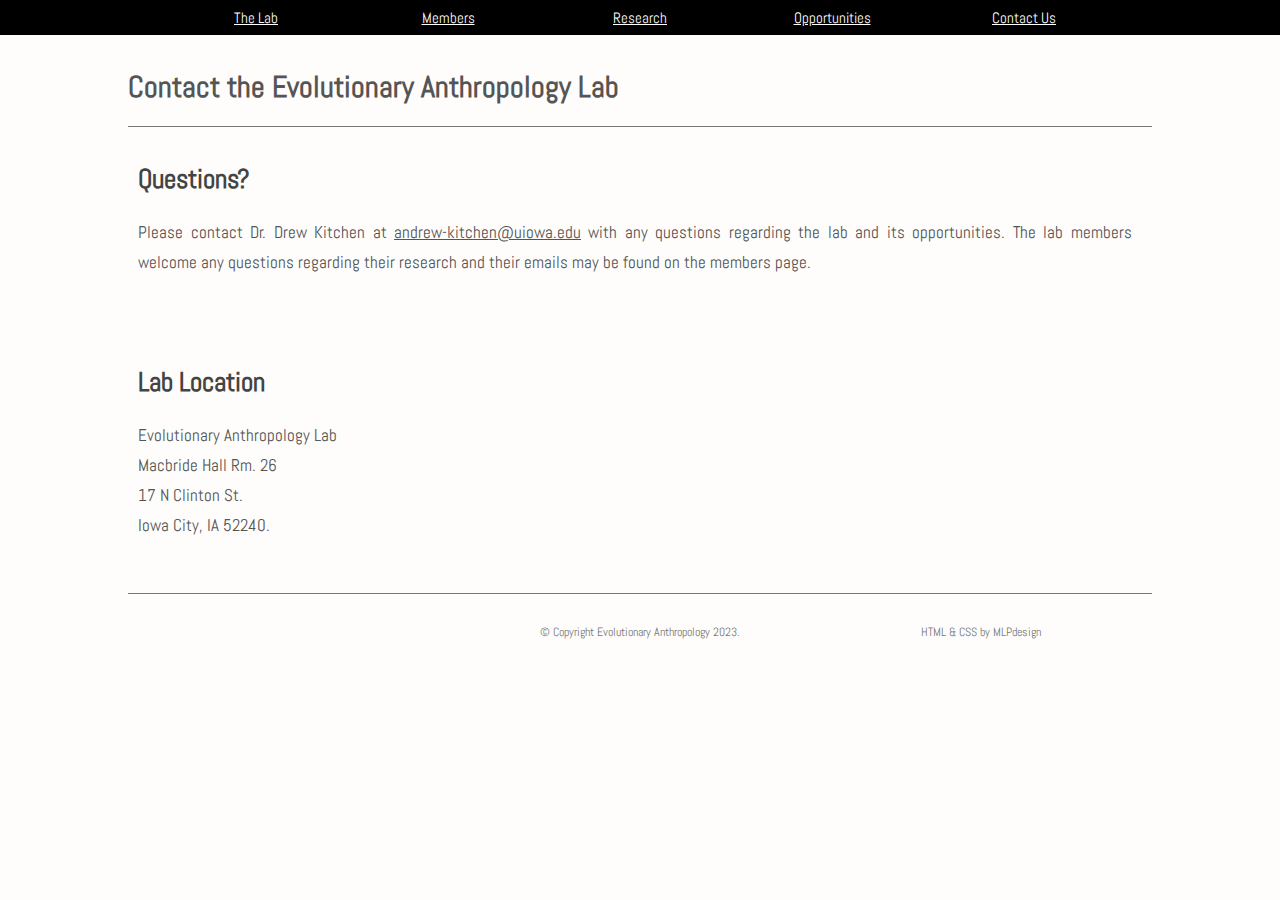
<file: contact_us.html>
<!DOCTYPE html>
<html lang="en">
<head>
<meta charset="utf-8">
<meta http-equiv="X-UA-Compatible" content="IE=edge">
<title>Evolutionary Anthropology Lab</title>
<meta name="viewport" content="width=device-width, initial-scale=1">
<meta name="Description" lang="en" content="open source html and css template">
<meta name="author" content="mlp design">
<meta name="robots" content="index, follow">
<link rel="stylesheet" href="styles.css">
<link rel="stylesheet" href="slidy.css">
</head>
<body>
<div id="menu">
<nav>
<input type="checkbox" id="show-menu" role="button">
<label for="show-menu" class="open"><span class="fa fa-bars"></span></label>
<label for="show-menu" class="close"><span class="fa fa-times"></span></label>
<ul id="topnav">  
<li><a href="the_lab.html">The Lab</a></li>
<li><a href="members.html">Members</a></li>
<li><a href="research.html">Research</a></li>
<li><a href="opportunities.html">Opportunities</a></li>
<li><a href="contact_us.html">Contact Us</a></li>

</ul>
</nav>
</div>
<div id="container">
<div id="pageheader">
<h1>Contact the Evolutionary Anthropology Lab</h1>
</div>


<div class="section">
<div class="pageitem">
<div class="col">
<h2>Questions?</h2> 
<p>Please contact Dr. Drew Kitchen at <a href="mailto:contact@example.com">andrew-kitchen@uiowa.edu</a> with any questions regarding the lab and its opportunities. The lab members welcome any questions regarding their research and their emails may be found on the members page.</p>
</div>
</div>
</div>


<div class="section2">
<div class="pageitem">
<div class="col">
<h2>Lab Location</h2> 
<p>Evolutionary Anthropology Lab<br>Macbride Hall Rm. 26<br>17 N Clinton St.<br>Iowa City, IA 52240.</p>
</div>
</div>
</div>

<!-- footer items go here
<div class="section">
<div id="footer">

</div>
</div>
-->

<div class="section">
<div id="credits">
    <div class="col"></div>
    <div class="col"><p>© Copyright Evolutionary Anthropology 2023.</p></div>

<!-- This part has to be kept intact under the CC-NC Licence -->
    <div class="col"><p><a href="http://mlpdesign.net">HTML & CSS</a> by MLPdesign</p></div>
<!-- CC-NC Licence credit ends here -->

</div>
</div>

</div>
</body>
</html>
</file>
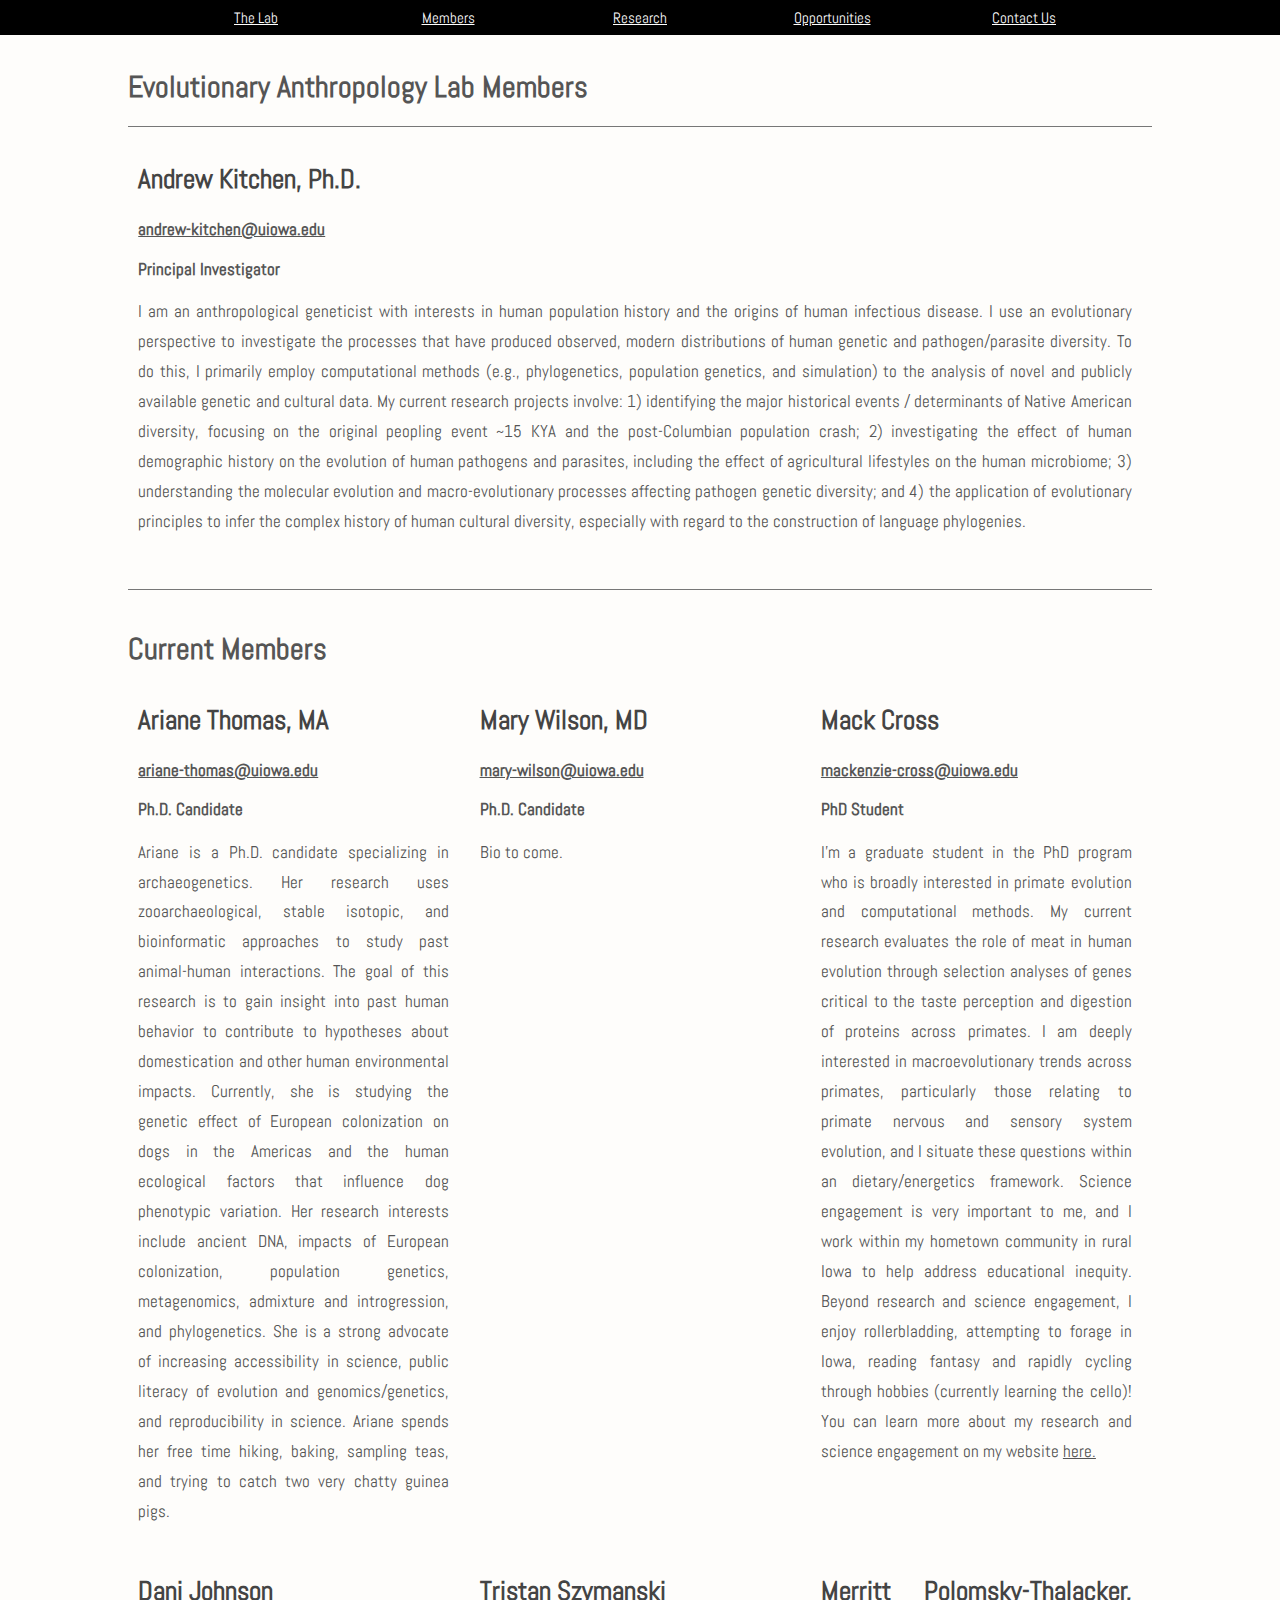
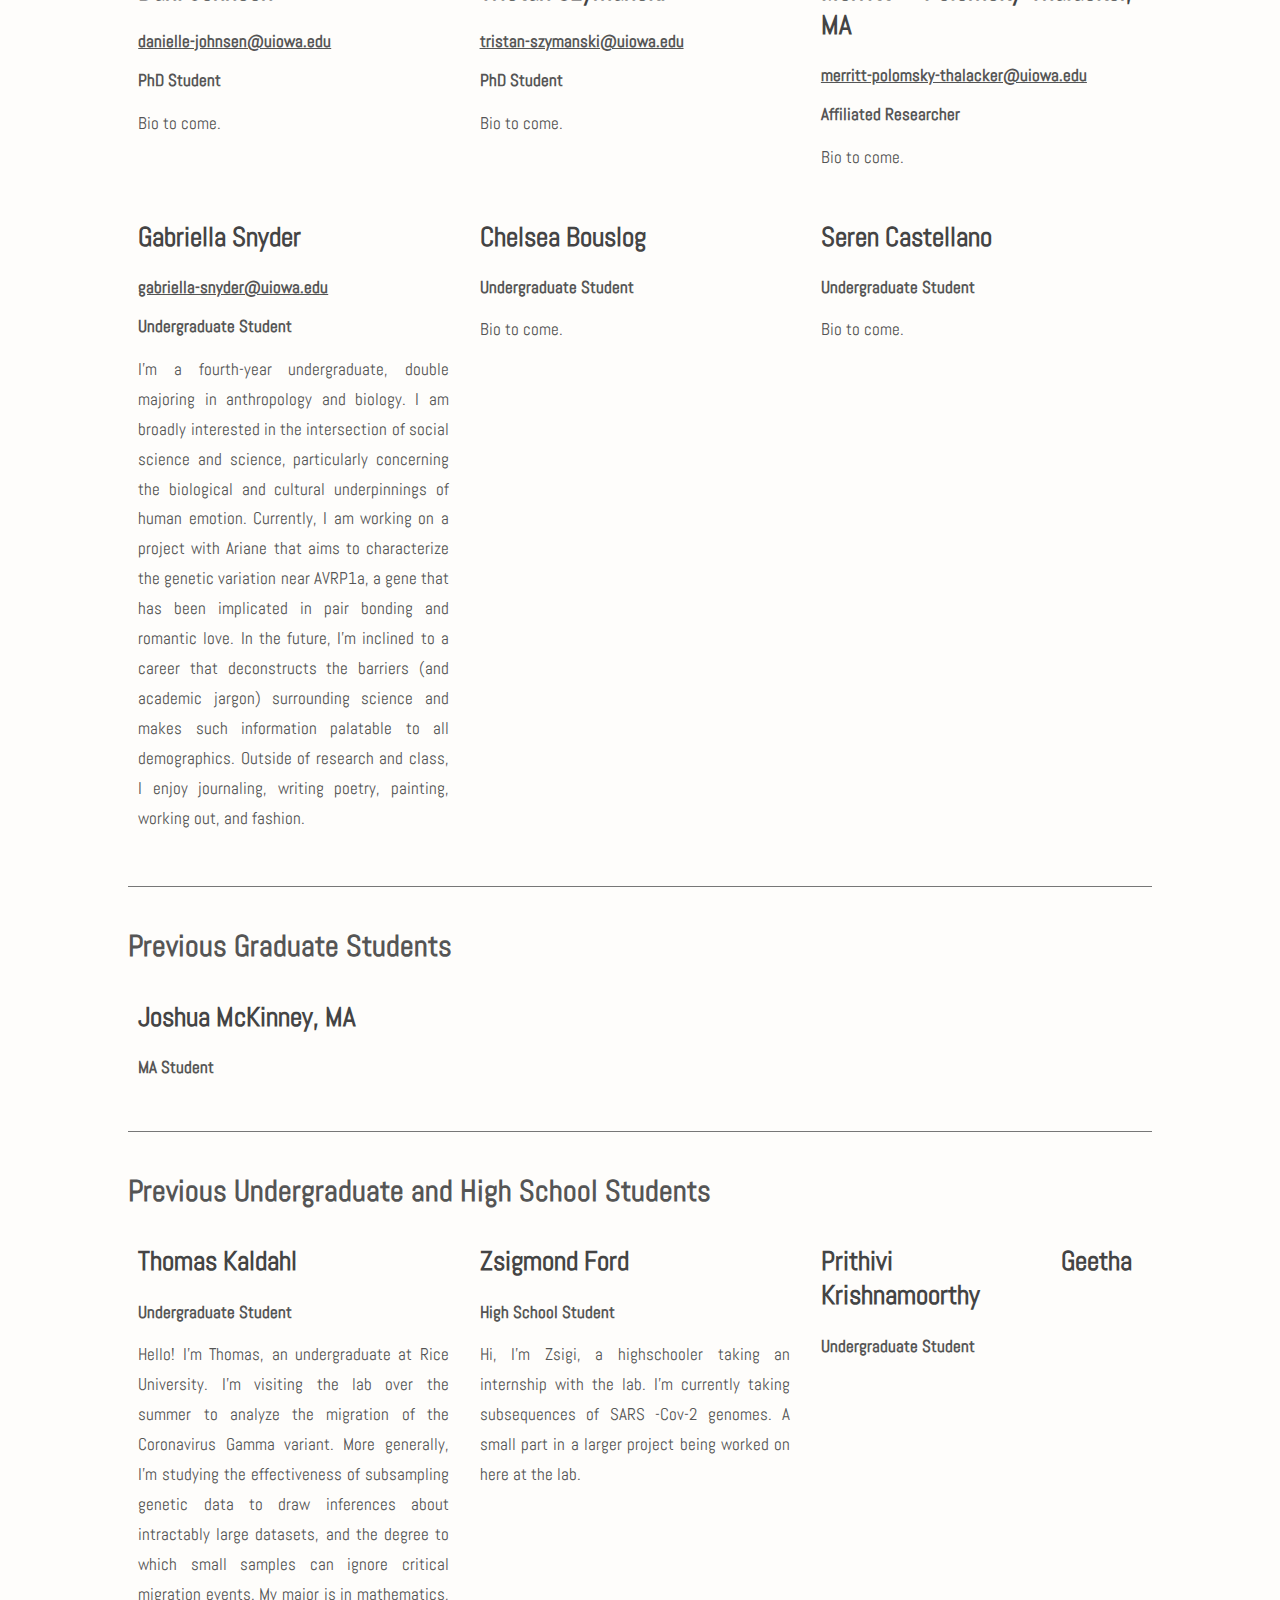
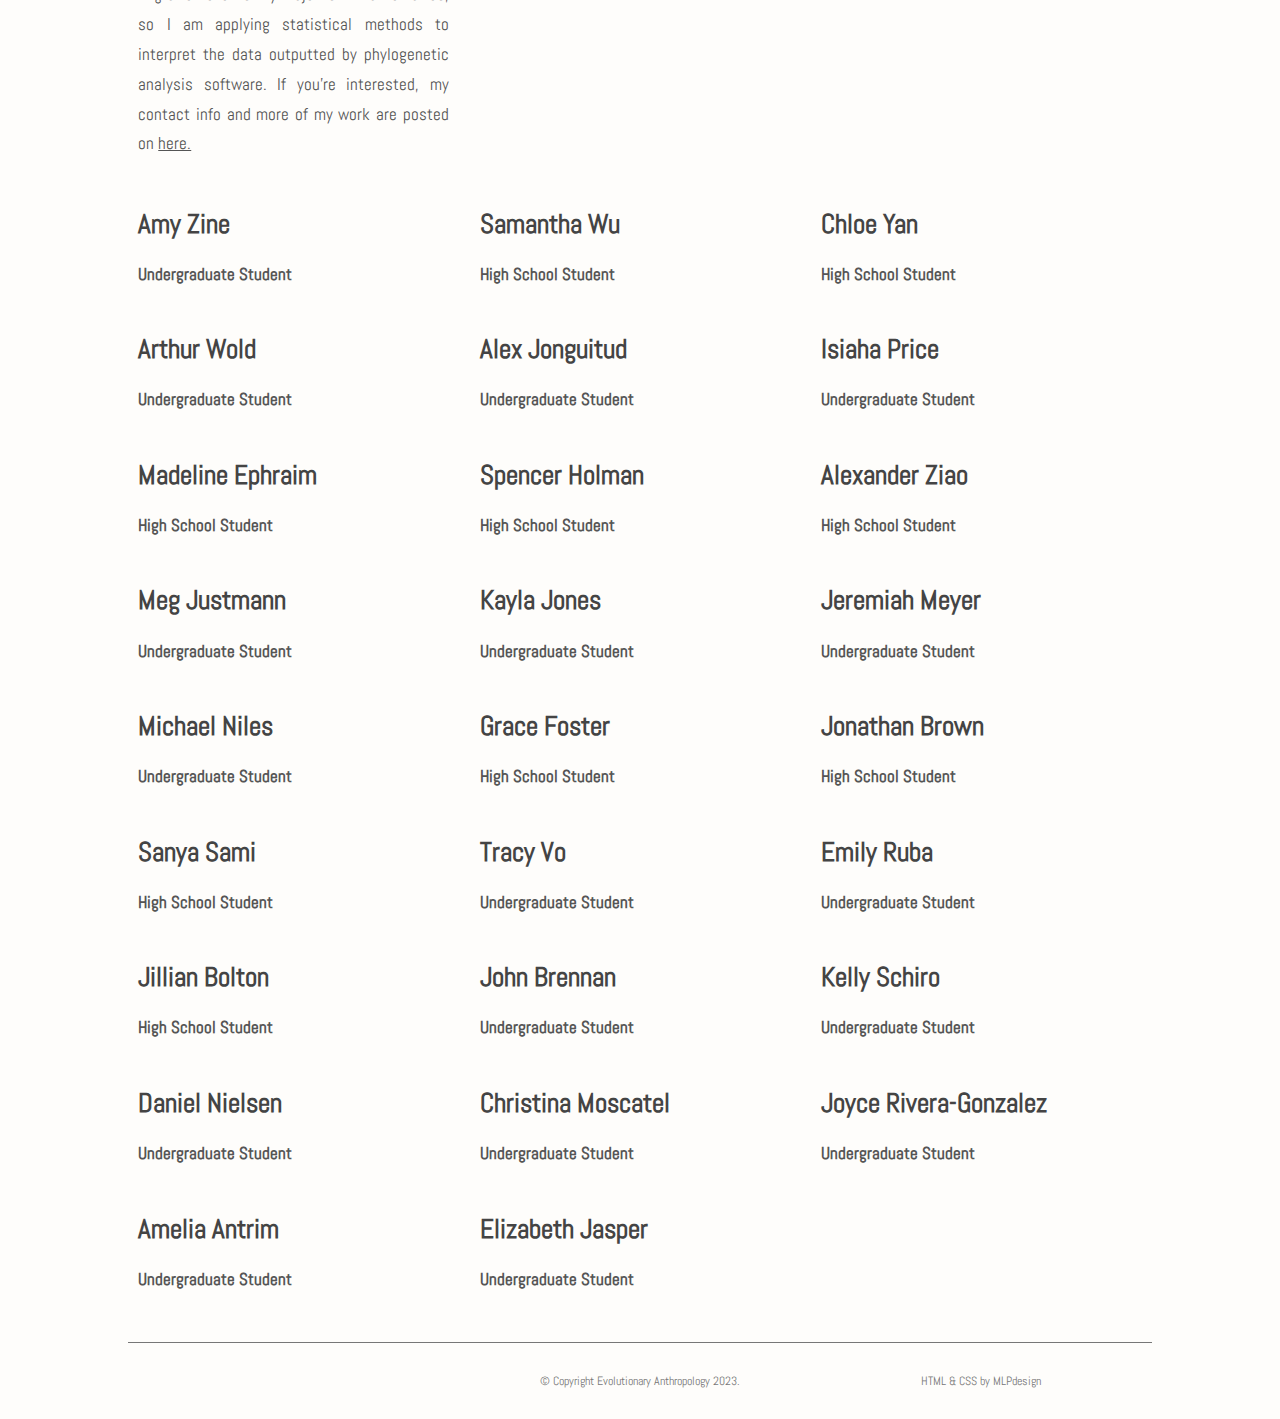
<file: members.html>
<!DOCTYPE html>
<html lang="en">
<head>
<meta charset="utf-8">
<meta http-equiv="X-UA-Compatible" content="IE=edge">
<title>Evolutionary Anthropology Lab</title>
<meta name="viewport" content="width=device-width, initial-scale=1">
<meta name="Description" lang="en" content="open source html and css template">
<meta name="author" content="mlp design">
<meta name="robots" content="index, follow">
<link rel="stylesheet" href="styles.css">
<link rel="stylesheet" href="slidy.css">
</head>
<body>
<div id="menu">
<nav>
<input type="checkbox" id="show-menu" role="button">
<label for="show-menu" class="open"><span class="fa fa-bars"></span></label>
<label for="show-menu" class="close"><span class="fa fa-times"></span></label>
<ul id="topnav">  
<li><a href="index.html">The Lab</a></li>
<li><a href="members.html">Members</a></li>
<li><a href="research.html">Research</a></li>
<li><a href="opportunities.html">Opportunities</a></li>
<li><a href="contact_us.html">Contact Us</a></li>

</ul>
</nav>
</div>
<div id="container">
<div id="pageheader">
<h1>Evolutionary Anthropology Lab Members</h1>
</div>


<div class="section">
<div class="pageitem">
<div class="col">
<h2>Andrew Kitchen, Ph.D.</h2>
<h3><a href="mailto:contact@example.com">andrew-kitchen@uiowa.edu</a></h3>
<h3>Principal Investigator</h3>
<p>I am an anthropological geneticist with interests in human population history and the origins of human infectious disease. I use an evolutionary perspective to investigate the processes that have produced observed, modern distributions of human genetic and pathogen/parasite diversity. To do this, I primarily employ computational methods (e.g., phylogenetics, population genetics, and simulation) to the analysis of novel and publicly available genetic and cultural data. My current research projects involve: 1) identifying the major historical events / determinants of Native American diversity, focusing on the original peopling event ~15 KYA and the post-Columbian population crash; 2) investigating the effect of human demographic history on the evolution of human pathogens and parasites, including the effect of agricultural lifestyles on the human microbiome; 3) understanding the molecular evolution and macro-evolutionary processes affecting pathogen genetic diversity; and 4) the application of evolutionary principles to infer the complex history of human cultural diversity, especially with regard to the construction of language phylogenies.</p>
</div>
</div>
</div>

<!-- START Current Biographies -->
<div class="section">
<h1>Current Members</h1>

<div class="pageitem">
<div class="col">
<h2>Ariane Thomas, MA</h2>
<h3><a href="mailto:contact@example.com">ariane-thomas@uiowa.edu</a></h3>
<h3>Ph.D. Candidate</h3>
<p>Ariane is a Ph.D. candidate specializing in archaeogenetics. Her research uses zooarchaeological, stable isotopic, and bioinformatic approaches to study past animal-human interactions. The goal of this research is to gain insight into past human behavior to contribute to hypotheses about domestication and other human environmental impacts. Currently, she is studying the genetic effect of European colonization on dogs in the Americas and the human ecological factors that influence dog phenotypic variation. Her research interests include ancient DNA, impacts of European colonization, population genetics, metagenomics, admixture and introgression, and phylogenetics. She is a strong advocate of increasing accessibility in science, public literacy of evolution and genomics/genetics, and reproducibility in science. Ariane spends her free time hiking, baking, sampling teas, and trying to catch two very chatty guinea pigs.</p>
</div>
<div class="col">
<h2>Mary Wilson, MD</h2>
<h3><a href="mailto:contact@example.com">mary-wilson@uiowa.edu</a></h3>
<h3>Ph.D. Candidate</h3>
<p>Bio to come.</p>
</div>
<div class="col">
<h2>Mack Cross</h2>
<h3><a href="mailto:contact@example.com">mackenzie-cross@uiowa.edu</a></h3>
<h3>PhD Student</h3>
<p>I'm a graduate student in the PhD program who is broadly interested in primate evolution and computational methods. My current research evaluates the role of meat in human evolution through selection analyses of genes critical to the taste perception and digestion of proteins across primates. I am deeply interested in macroevolutionary trends across primates, particularly those relating to primate nervous and sensory system evolution, and I situate these questions within an dietary/energetics framework.  Science engagement is very important to me, and I work within my hometown community in rural Iowa to help address educational inequity. Beyond research and science engagement, I enjoy rollerbladding, attempting to forage in Iowa, reading fantasy and rapidly cycling through hobbies (currently learning the cello)! You can learn more about my research and science engagement on my website <a href="https://mackcross.github.io" target="_blank">here.</a></p>
</div>
</div>

<div class="pageitem">
<div class="col">
<h2>Dani Johnson</h2>
<h3><a href="mailto:contact@example.com">danielle-johnsen@uiowa.edu</a></h3>
<h3>PhD Student</h3>
<p>Bio to come.</p>
</div>
<div class="col">
<h2>Tristan Szymanski</h2>
<h3><a href="mailto:contact@example.com">tristan-szymanski@uiowa.edu</a></h3>
<h3>PhD Student</h3>
<p>Bio to come.</p>
</div>
<div class="col">
<h2>Merritt Polomsky-Thalacker, MA</h2>
<h3><a href="mailto:contact@example.com">merritt-polomsky-thalacker@uiowa.edu</a></h3>
<h3>Affiliated Researcher</h3>
<p>Bio to come.</p>
</div>
</div>

<div class="pageitem">
<div class="col">
<h2>Gabriella Snyder</h2>
<h3><a href="mailto:contact@example.com">gabriella-snyder@uiowa.edu</a></h3>
<h3>Undergraduate Student</h3>
<p>I’m a fourth-year undergraduate, double majoring in anthropology and biology. I am broadly interested in the intersection of social science and science, particularly concerning the biological and cultural underpinnings of human emotion. Currently, I am working on a project with Ariane that aims to characterize the genetic variation near AVRP1a, a gene that has been implicated in pair bonding and romantic love. In the future, I’m inclined to a career that deconstructs the barriers (and academic jargon) surrounding science and makes such information palatable to all demographics. Outside of research and class, I enjoy journaling, writing poetry, painting, working out, and fashion.</p>
</div>
<div class="col">
<h2>Chelsea Bouslog</h2>
<h3>Undergraduate Student</h3>
<p>Bio to come.</p>
</div>
<div class="col">
<h2>Seren Castellano</h2>
<h3>Undergraduate Student</h3>
<p>Bio to come.</p>
</div>
</div>

</div>
<!-- STOP Current Biographies -->

<!-- START Graduate Biographies -->
<div class="section">
<h1>Previous Graduate Students</h1>

<div class="pageitem">
<div class="col">
<h2>Joshua McKinney, MA</h2>
<h3>MA Student</h3>
</div>
<div class="col">
</div>
<div class="col">
</div>
</div>

</div>
<!-- STOP Graduate Biographies -->


<!-- START Undergraduate Biographies -->
<div class="section">
<h1>Previous Undergraduate and High School Students</h1>

<div class="pageitem">
<div class="col">
<h2>Thomas Kaldahl</h2>
<h3>Undergraduate Student</h3>
<p>Hello! I'm Thomas, an undergraduate at Rice University. I'm visiting the lab
over the summer to analyze the migration of the Coronavirus Gamma variant. More
generally, I'm studying the effectiveness of subsampling genetic data to draw
inferences about intractably large datasets, and the degree to which small
samples can ignore critical migration events. My major is in mathematics, so I
am applying statistical methods to interpret the data outputted by phylogenetic
analysis software. If you're interested, my contact info and more of my work
are posted on <a href="https://thomaskaldahl.com" target="_blank">here.</a></p>
</div>
<div class="col">
<h2>Zsigmond Ford</h2>
<h3>High School Student</h3>
<p>Hi, I'm Zsigi, a highschooler taking an internship with the lab. I'm currently taking subsequences of SARS -Cov-2 genomes. A small part in a larger project being worked on here at the lab.</p>
</div>
<div class="col">
<h2>Prithivi Geetha Krishnamoorthy</h2>
<h3>Undergraduate Student</h3>
</div>
</div>

<div class="pageitem">
<div class="col">
<h2>Amy Zine</h2>
<h3>Undergraduate Student</h3>
</div>
<div class="col">
<h2>Samantha Wu</h2>
<h3>High School Student</h3>
</div>
<div class="col">
<h2>Chloe Yan</h2>
<h3>High School Student</h3>
</div>
</div>

<div class="pageitem">
<div class="col">
<h2>Arthur Wold</h2>
<h3>Undergraduate Student</h3>
</div>
<div class="col">
<h2>Alex Jonguitud</h2>
<h3>Undergraduate Student</h3>
</div>
<div class="col">
<h2>Isiaha Price</h2>
<h3>Undergraduate Student</h3>
</div>
</div>

<div class="pageitem">
<div class="col">
<h2>Madeline Ephraim</h2>
<h3>High School Student</h3>
</div>
<div class="col">
<h2>Spencer Holman</h2>
<h3>High School Student</h3>
</div>
<div class="col">
<h2>Alexander Ziao</h2>
<h3>High School Student</h3>
</div>
</div>

<div class="pageitem">
<div class="col">
<h2>Meg Justmann</h2>
<h3>Undergraduate Student</h3>
</div>
<div class="col">
<h2>Kayla Jones</h2>
<h3>Undergraduate Student</h3>
</div>
<div class="col">
<h2>Jeremiah Meyer</h2>
<h3>Undergraduate Student</h3>
</div>
</div>

<div class="pageitem">
<div class="col">
<h2>Michael Niles</h2>
<h3>Undergraduate Student</h3>
</div>
<div class="col">
<h2>Grace Foster</h2>
<h3>High School Student</h3>
</div>
<div class="col">
<h2>Jonathan Brown</h2>
<h3>High School Student</h3>
</div>
</div>

<div class="pageitem">
<div class="col">
<h2>Sanya Sami</h2>
<h3>High School Student</h3>
</div>
<div class="col">
<h2>Tracy Vo</h2>
<h3>Undergraduate Student</h3>
</div>
<div class="col">
<h2>Emily Ruba</h2>
<h3>Undergraduate Student</h3>
</div>
</div>

<div class="pageitem">
<div class="col">
<h2>Jillian Bolton</h2>
<h3>High School Student</h3>
</div>
<div class="col">
<h2>John Brennan</h2>
<h3>Undergraduate Student</h3>
</div>
<div class="col">
<h2>Kelly Schiro</h2>
<h3>Undergraduate Student</h3>
</div>
</div>

<div class="pageitem">
<div class="col">
<h2>Daniel Nielsen</h2>
<h3>Undergraduate Student</h3>
</div>
<div class="col">
<h2>Christina Moscatel</h2>
<h3>Undergraduate Student</h3>
</div>
<div class="col">
<h2>Joyce Rivera-Gonzalez</h2>
<h3>Undergraduate Student</h3>
</div>
</div>

<div class="pageitem">
<div class="col">
<h2>Amelia Antrim</h2>
<h3>Undergraduate Student</h3>
</div>
<div class="col">
<h2>Elizabeth Jasper</h2>
<h3>Undergraduate Student</h3>
</div>
<div class="col">

</div>
</div>


</div>
<!-- STOP Undergraduate Biographies -->


<!-- footer items go here
<div class="section">
<div id="footer">

</div>
</div>
-->

<div class="section">
<div id="credits">
    <div class="col"></div>
    <div class="col"><p>© Copyright Evolutionary Anthropology 2023.</p></div>

<!-- This part has to be kept intact under the CC-NC Licence -->
    <div class="col"><p><a href="http://mlpdesign.net">HTML & CSS</a> by MLPdesign</p></div>
<!-- CC-NC Licence credit ends here -->

</div>
</div>

</div>
</body>
</html>
</file>
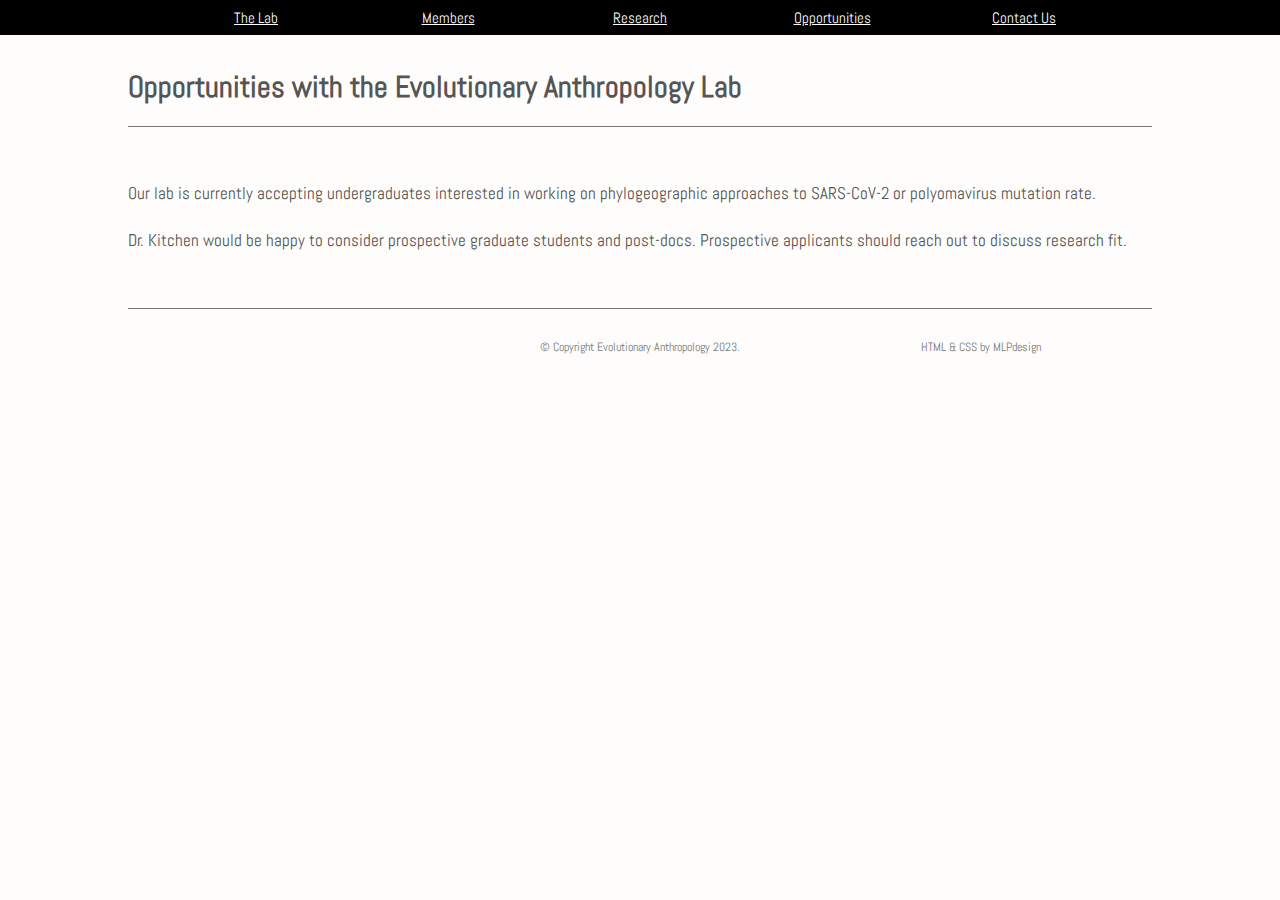
<file: opportunities.html>
<!DOCTYPE html>
<html lang="en">
<head>
<meta charset="utf-8">
<meta http-equiv="X-UA-Compatible" content="IE=edge">
<title>Evolutionary Anthropology Lab</title>
<meta name="viewport" content="width=device-width, initial-scale=1">
<meta name="Description" lang="en" content="open source html and css template">
<meta name="author" content="mlp design">
<meta name="robots" content="index, follow">
<link rel="stylesheet" href="styles.css">
<link rel="stylesheet" href="slidy.css">
</head>
<body>
<div id="menu">
<nav>
<input type="checkbox" id="show-menu" role="button">
<label for="show-menu" class="open"><span class="fa fa-bars"></span></label>
<label for="show-menu" class="close"><span class="fa fa-times"></span></label>
<ul id="topnav">  
<li><a href="index.html">The Lab</a></li>
<li><a href="members.html">Members</a></li>
<li><a href="research.html">Research</a></li>
<li><a href="opportunities.html">Opportunities</a></li>
<li><a href="contact_us.html">Contact Us</a></li>

</ul>
</nav>
</div>
<div id="container">
<div id="pageheader">
<h1>Opportunities with the Evolutionary Anthropology Lab</h1>
</div>


<div class="section">
<div class="pageitem">
<p>Our lab is currently accepting undergraduates interested in working on phylogeographic approaches to SARS-CoV-2 or polyomavirus mutation rate.</p>
<p>Dr. Kitchen would be happy to consider prospective graduate students and post-docs. Prospective applicants should reach out to discuss research fit.</p>
</div>
</div>



<!-- footer items go here
<div class="section">
<div id="footer">

</div>
</div>
-->

<div class="section">
<div id="credits">
    <div class="col"></div>
    <div class="col"><p>© Copyright Evolutionary Anthropology 2023.</p></div>

<!-- This part has to be kept intact under the CC-NC Licence -->
    <div class="col"><p><a href="http://mlpdesign.net">HTML & CSS</a> by MLPdesign</p></div>
<!-- CC-NC Licence credit ends here -->

</div>
</div>

</div>
</body>
</html>
</file>
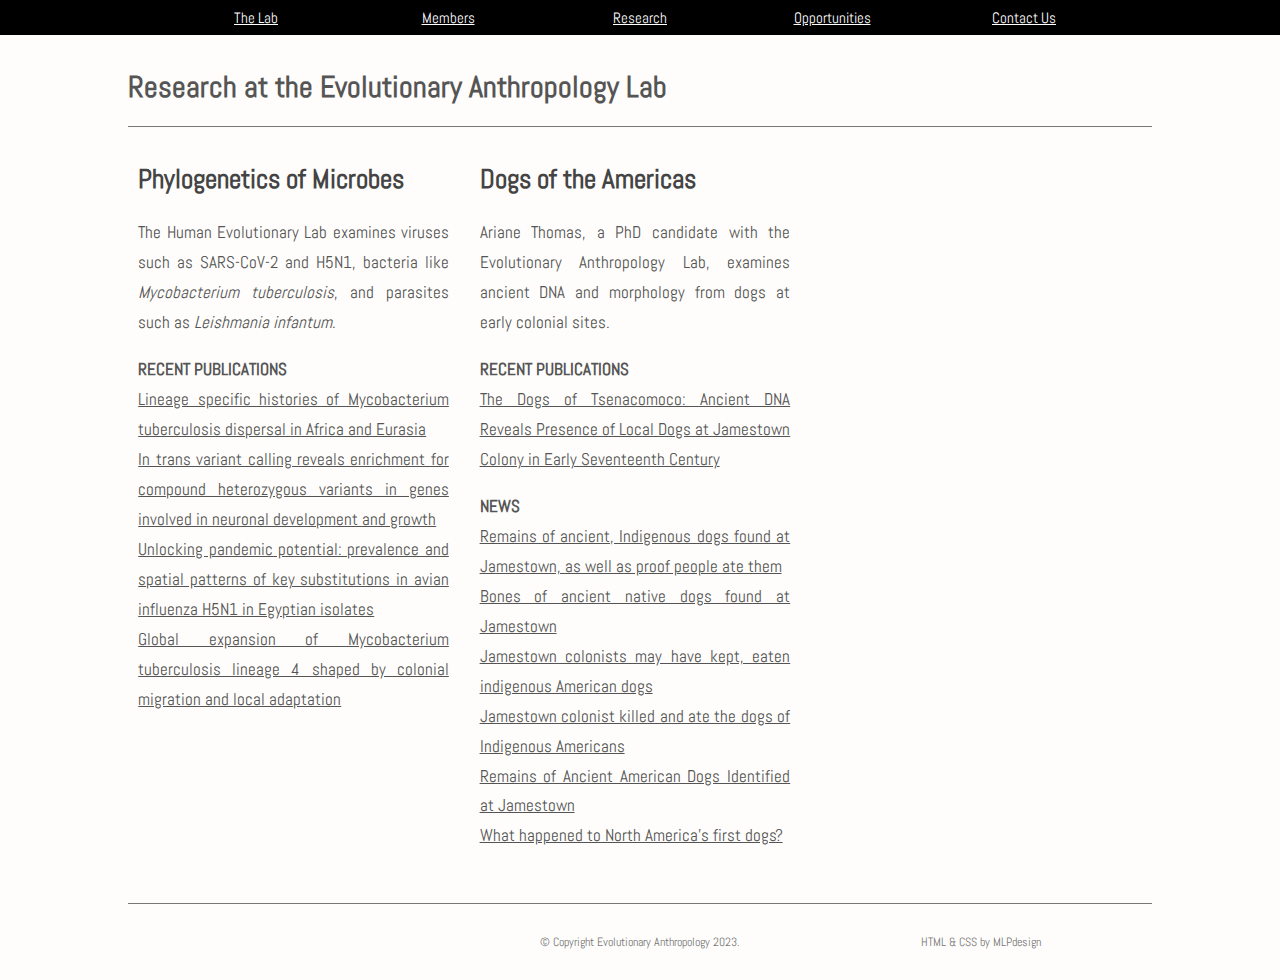
<file: research.html>
<!DOCTYPE html>
<html lang="en">
<head>
<meta charset="utf-8">
<meta http-equiv="X-UA-Compatible" content="IE=edge">
<title>Evolutionary Anthropology Lab</title>
<meta name="viewport" content="width=device-width, initial-scale=1">
<meta name="Description" lang="en" content="open source html and css template">
<meta name="author" content="mlp design">
<meta name="robots" content="index, follow">
<link rel="stylesheet" href="styles.css">
<link rel="stylesheet" href="slidy.css">
</head>
<body>
<div id="menu">
<nav>
<input type="checkbox" id="show-menu" role="button">
<label for="show-menu" class="open"><span class="fa fa-bars"></span></label>
<label for="show-menu" class="close"><span class="fa fa-times"></span></label>
<ul id="topnav">  
<li><a href="index.html">The Lab</a></li>
<li><a href="members.html">Members</a></li>
<li><a href="research.html">Research</a></li>
<li><a href="opportunities.html">Opportunities</a></li>
<li><a href="contact_us.html">Contact Us</a></li>

</ul>
</nav>
</div>
<div id="container">
<div id="pageheader">
<h1>Research at the Evolutionary Anthropology Lab</h1>
</div>

<!--
<div class="section">
<div class="pageitem">
<div class="col">
<p>We do great research while having a fun time.</p>
</div>
</div>
</div>
-->

<div class="section">
<div class="pageitem">
<div class="col">
<h2>Phylogenetics of Microbes</h2>
<p>The Human Evolutionary Lab examines viruses such as SARS-CoV-2 and H5N1, bacteria like <em>Mycobacterium tuberculosis</em>, and parasites such as <em>Leishmania infantum</em>.</p>
<p><strong>RECENT PUBLICATIONS</strong><br>

<a href="https://onlinelibrary.wiley.com/doi/full/10.1111/mec.15120" target="_blank">Lineage specific histories of Mycobacterium tuberculosis dispersal in Africa and Eurasia</a><br>

<a href="https://www.cambridge.org/core/journals/genetics-research/article/in-trans-variant-calling-reveals-enrichment-for-compound-heterozygous-variants-in-genes-involved-in-neuronal-development-and-growth/AB78EE13FC0367C7FE582870598387D7" target="_blank">In trans variant calling reveals enrichment for compound heterozygous variants in genes involved in neuronal development and growth</a><br>

<a href="https://link.springer.com/article/10.1186/s12879-018-3222-6" target="_blank">Unlocking pandemic potential: prevalence and spatial patterns of key substitutions in avian influenza H5N1 in Egyptian isolates</a><br>

<a href="https://www.science.org/doi/full/10.1126/sciadv.aat5869" target="_blank">Global expansion of Mycobacterium tuberculosis lineage 4 shaped by colonial migration and local adaptation</a><br></p>

</div>
<div class="col">
<h2>Dogs of the Americas</h2>
<p>Ariane Thomas, a PhD candidate with the Evolutionary Anthropology Lab, examines ancient DNA and morphology from dogs at early colonial sites. 
</p>
<p><strong>RECENT PUBLICATIONS</strong><br>
<a>The Dogs of Tsenacomoco: Ancient DNA Reveals Presence of Local Dogs at Jamestown Colony in Early Seventeenth Century</a>
</p>
<p><strong>NEWS</strong><br>
<a href="https://www.usatoday.com/story/news/nation/2023/01/04/jamestown-indigenous-dog-discovery/10982773002/" target="_blank">Remains of ancient, Indigenous dogs found at Jamestown, as well as proof people ate them</a><br>

<a href="https://www.washingtonpost.com/history/2022/12/29/dogs-native-jamestown-discovered/" target="_blank">Bones of ancient native dogs found at Jamestown</a><br>

<a href="https://www.science.org/content/article/jamestown-colonists-may-have-kept-eaten-indigenous-american-dogs#:~:text=“They%20were%20running%20low%20on,uncommon%20when%20times%20got%20tough." target="_blank">Jamestown colonists may have kept, eaten indigenous American dogs</a><br>

<a href="https://www.livescience.com/jamestown-colonists-ate-indigenous-dogs" target="_blank">Jamestown colonist killed and ate the dogs of Indigenous Americans</a><br>

<a href="https://www.archaeology.org/news/10441-220404-jamestown-ancient-dogs" target="_blank">Remains of Ancient American Dogs Identified at Jamestown</a><br>

<a href="https://www.press-citizen.com/restricted/?return=https%3A%2F%2Fwww.press-citizen.com%2Fstory%2Fnews%2Feducation%2Funiversity-of-iowa%2F2022%2F05%2F20%2Funiversity-of-iowa-student-researches-north-americas-first-dogs-jamestown-colony-virginia%2F9650603002%2Fs" target="_blank">What happened to North America's first dogs?</a><br>

</p>
</div>
<div class="col">
</div>
</div>
</div>

<!-- footer items go here
<div class="section">
<div id="footer">

</div>
</div>
-->

<div class="section">
<div id="credits">
    <div class="col"></div>
    <div class="col"><p>© Copyright Evolutionary Anthropology 2023.</p></div>

<!-- This part has to be kept intact under the CC-NC Licence -->
    <div class="col"><p><a href="http://mlpdesign.net">HTML & CSS</a> by MLPdesign</p></div>
<!-- CC-NC Licence credit ends here -->

</div>
</div>

</div>
</body>
</html>
</file>
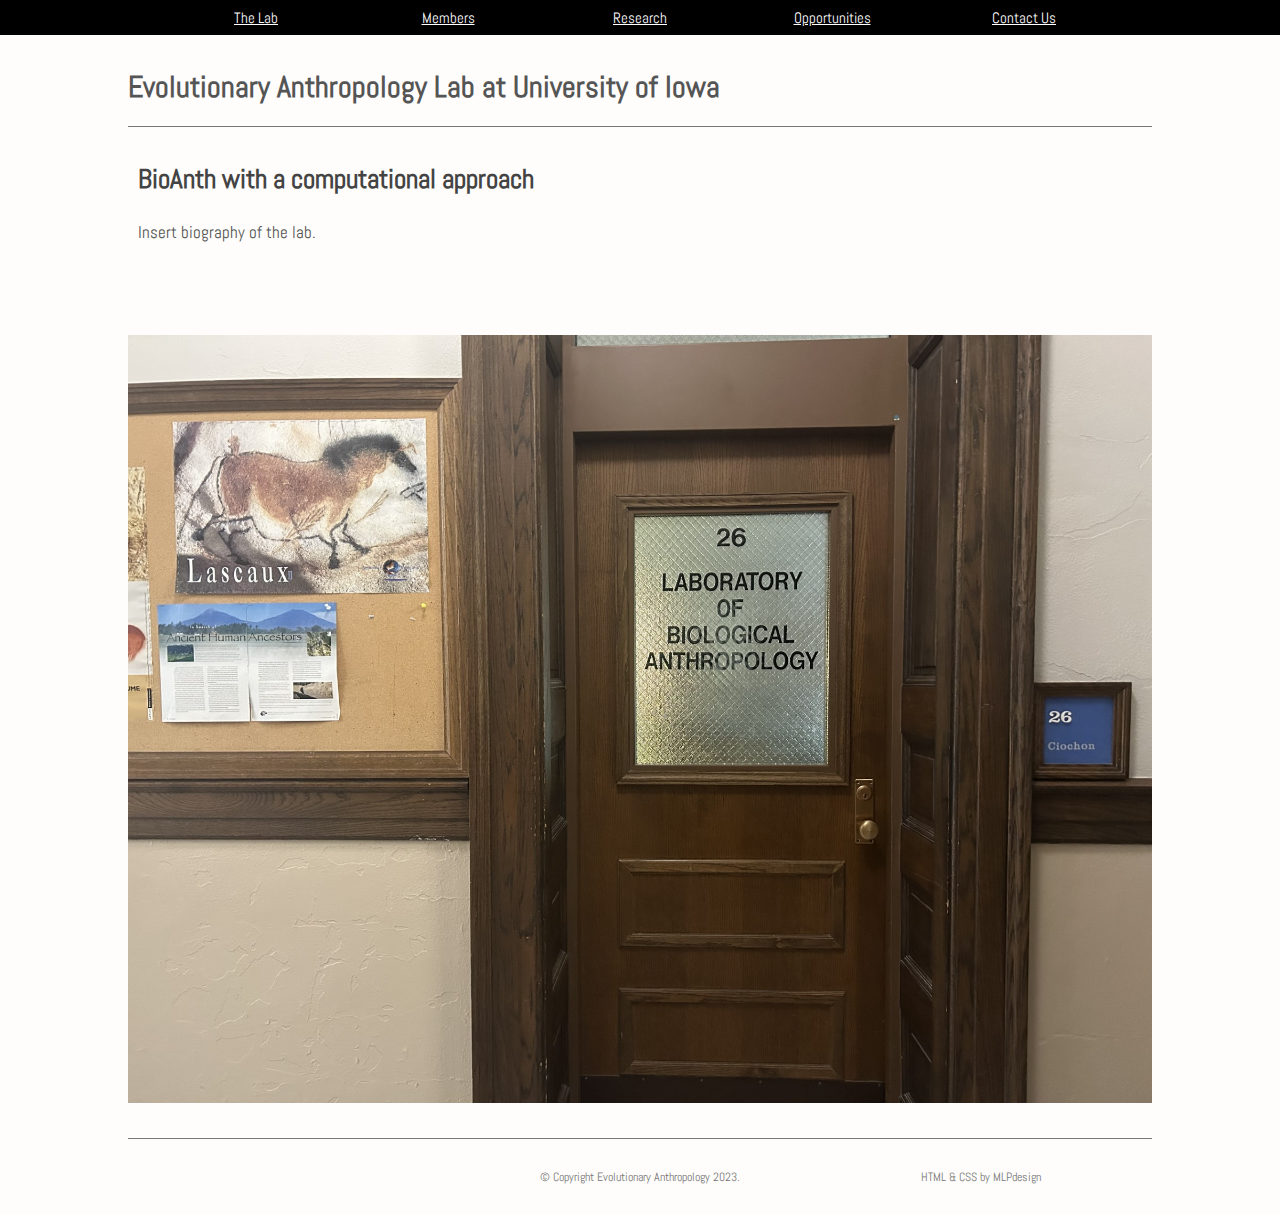
<file: the_lab.html>
<!DOCTYPE html>
<html lang="en">
<head>
<meta charset="utf-8">
<meta http-equiv="X-UA-Compatible" content="IE=edge">
<title>Evolutionary Anthropology Lab</title>
<meta name="viewport" content="width=device-width, initial-scale=1">
<meta name="Description" lang="en" content="open source html and css template">
<meta name="author" content="mlp design">
<meta name="robots" content="index, follow">
<link rel="stylesheet" href="styles.css">
<link rel="stylesheet" href="slidy.css">
</head>
<body>
<div id="menu">
<nav>
<input type="checkbox" id="show-menu" role="button">
<label for="show-menu" class="open"><span class="fa fa-bars"></span></label>
<label for="show-menu" class="close"><span class="fa fa-times"></span></label>
<ul id="topnav">  
<li><a href="the_lab.html">The Lab</a></li>
<li><a href="members.html">Members</a></li>
<li><a href="research.html">Research</a></li>
<li><a href="opportunities.html">Opportunities</a></li>
<li><a href="contact_us.html">Contact Us</a></li>

</ul>
</nav>
</div>
<div id="container">
<div id="pageheader">
<h1>Evolutionary Anthropology Lab at University of Iowa</h1>
</div>


<div class="section">
<div class="pageitem">
<div class="col">
<h2>BioAnth with a computational approach</h2>
<p>Insert biography of the lab.</p>
</div>
</div>
</div>


<div class="section2">
<div class="pageitem">
<div id="slider">
<figure>
<img src="img/lab_door.jpg" alt>
<img src="img/happy_researchers.jpg" alt>
<img src="img/lab_din.jpg" alt> <!-- note 1st image is also the last -->
</figure>
</div>
</div>
</div>



<!-- footer items go here
<div class="section">
<div id="footer">

</div>
</div>
-->

<div class="section">
<div id="credits">
    <div class="col"></div>
    <div class="col"><p>© Copyright Evolutionary Anthropology 2023.</p></div>

<!-- This part has to be kept intact under the CC-NC Licence -->
    <div class="col"><p><a href="http://mlpdesign.net">HTML & CSS</a> by MLPdesign</p></div>
<!-- CC-NC Licence credit ends here -->

</div>
</div>

</div>
</body>
</html>
</file>
<file: slidy.css>
@keyframes slideshow {
0% { left: 0%; }
20% { left: 0%; }
40% { left: -100%; }
55% { left: -100%; }
70% { left: -200%; }
85% { left: -200%; }
100% { left: -300%; }
}
body { margin: 0; } 
div#slider { overflow: hidden; }
div#slider figure img { width: 20%; float: left; }
div#slider figure { 
  position: relative;
  width: 500%;
  margin: 0;
  left: 0;
  text-align: left;
  font-size: 0;
  animation: 20s slideshow infinite; 
}
</file>
<file: styles.css>
﻿@import url(http://fonts.googleapis.com/css?family=Abel);
@import url(https://cdnjs.cloudflare.com/ajax/libs/font-awesome/4.6.3/css/font-awesome.css);

body { background-color:#fefdfb; color: #555; font-family: 'Abel', sans-serif; font-size: 93%; font-weight:normal;margin: 0; }
a:link, a:visited, a:active{ color:inherit; text-decoration: none; }
a:hover {color: #000; text-decoration:underline; }

.right {text-align:right; }
.hide {display: none;}

nav {
    display: table;
    table-layout: fixed;
    width: 75%;
    margin: 0 auto;
}

#menu {
    width:100%;
    min-height:35px;
    background-color: #000;
    position:fixed;
    z-index:100;
    top:0; left:0;
}

#menu a {
    background-color:inherit;
    color: #fff;
}

ul#topnav  {
    display: table-row;
    padding: 0;
    overflow: hidden;
    position:relative;
    bottom:0;
}

ul#topnav li {
    list-style-type: none;
    display: table-cell;
    text-align:center;
    vertical-align:middle;
}

ul#topnav li a {
    display:block;
    padding:8px;
    text-decoration:underline;
}


ul#topnav li a:hover {
    color:#777;
    text-decoration:none;
}

ul#topnav li> ul {
    list-style-type: none;
    margin:0;
    padding:0;
}


ul#topnav li> ul > li{
	font-size:120%;
    float:left;
    display:inline;
    padding-right:5px;
}
    
#container {
    width:100%;
    margin-top:48px;
}

#pageheader {
    display:table;
    width:80%;
    margin:auto;
}

.section {
    width:80%;
    border-top:1px solid #777;
    padding:20px 0;
    margin:auto;
}

.section2 {
    width: 80%;
    padding:20px 0;
    margin:auto;
}


.pageitem {
    display:table;
    table-layout:fixed;
    width:100%;
    margin-bottom:15px;
    padding-top:15px;
    text-align:justify;
}

.pageitem h1 {
    font-size:250%;
    font-weight:normal;
    color:#555;
    margin:0;
    text-align:left;
}


.pageitem h2 {
    font-size:180%;
    background-color:inherit;
    color:#444;
    margin-top:0;
}

.pageitem h4 {
    font-size:250%;
    font-weight:normal;
    color: blue;
    margin:0;
    text-align:left;
}

.pageitem p {
    padding:0;
    margin:1em 0;
    font-size:115%;
    line-height:175%;
}

.pageitem a {
	text-decoration:underline;
}

.pageitem .col {
     padding:0 2% 0 1%;    
}

.col {
    display: table-cell;
}

#footer {
    display:table;
    width:100%;
    margin-bottom:15px;
    padding:15px 0;
    text-align:left;
    font-size:89%;
    color:#999;
}

#footer p {
     text-align:left;
     padding:0;
}

#credits {
    display:table;
    table-layout:fixed;
    width:100%;
    font-size:12px;
    color:#777;
    line-height:100%;
    text-align:center;
}

#show-menu  {display:none;}
.open, .close { background-color:inherit; color:#fff; text-align:right; font-weight:normal; font-size:1.5em; padding: 0; position:absolute; top:10%; right:5%; display:none; }


/* start make items responsive */
@media screen and (max-width : 1024px){


/* menu */
ul#topnav {display:none;}
.hide, .open { display:block;}


#show-menu:checked ~ .open {display:none;}
#show-menu:checked ~ .close {font-size:1.6em; display:block;}
#show-menu:checked ~ ul#topnav { display: block; position: absolute; top:100%; right:0%; width:100%; margin:0; margin-bottom:1%; overflow:visible; }
ul#topnav li { display: block; text-align:center; margin:0; background-color:#000; padding:1% 0;}

ul#topnav li a { display: block; padding-right:0%; padding-bottom:5px; text-decoration:none;}
ul#topnav li a:hover {text-decoration:underline;}


ul#topnav li> ul { display:table; float:none; table-layout:fixed; margin:0 auto;}
ul#topnav li> ul > li {padding-left:10px; }

/* other items */
.pageitem h2 {font-size:120%;}
.pageitem p { padding:0; line-height:150%; font-size:99%;}
.pageitem .col {padding:0 3% 0 2%; }

}

@media screen and (max-width : 700px){

.col { float:left; margin:auto; width:100%; margin-bottom:10%;}
#credits p { text-align:center; margin-bottom:-10%;}

}
/* end make items responsive */
</file>
